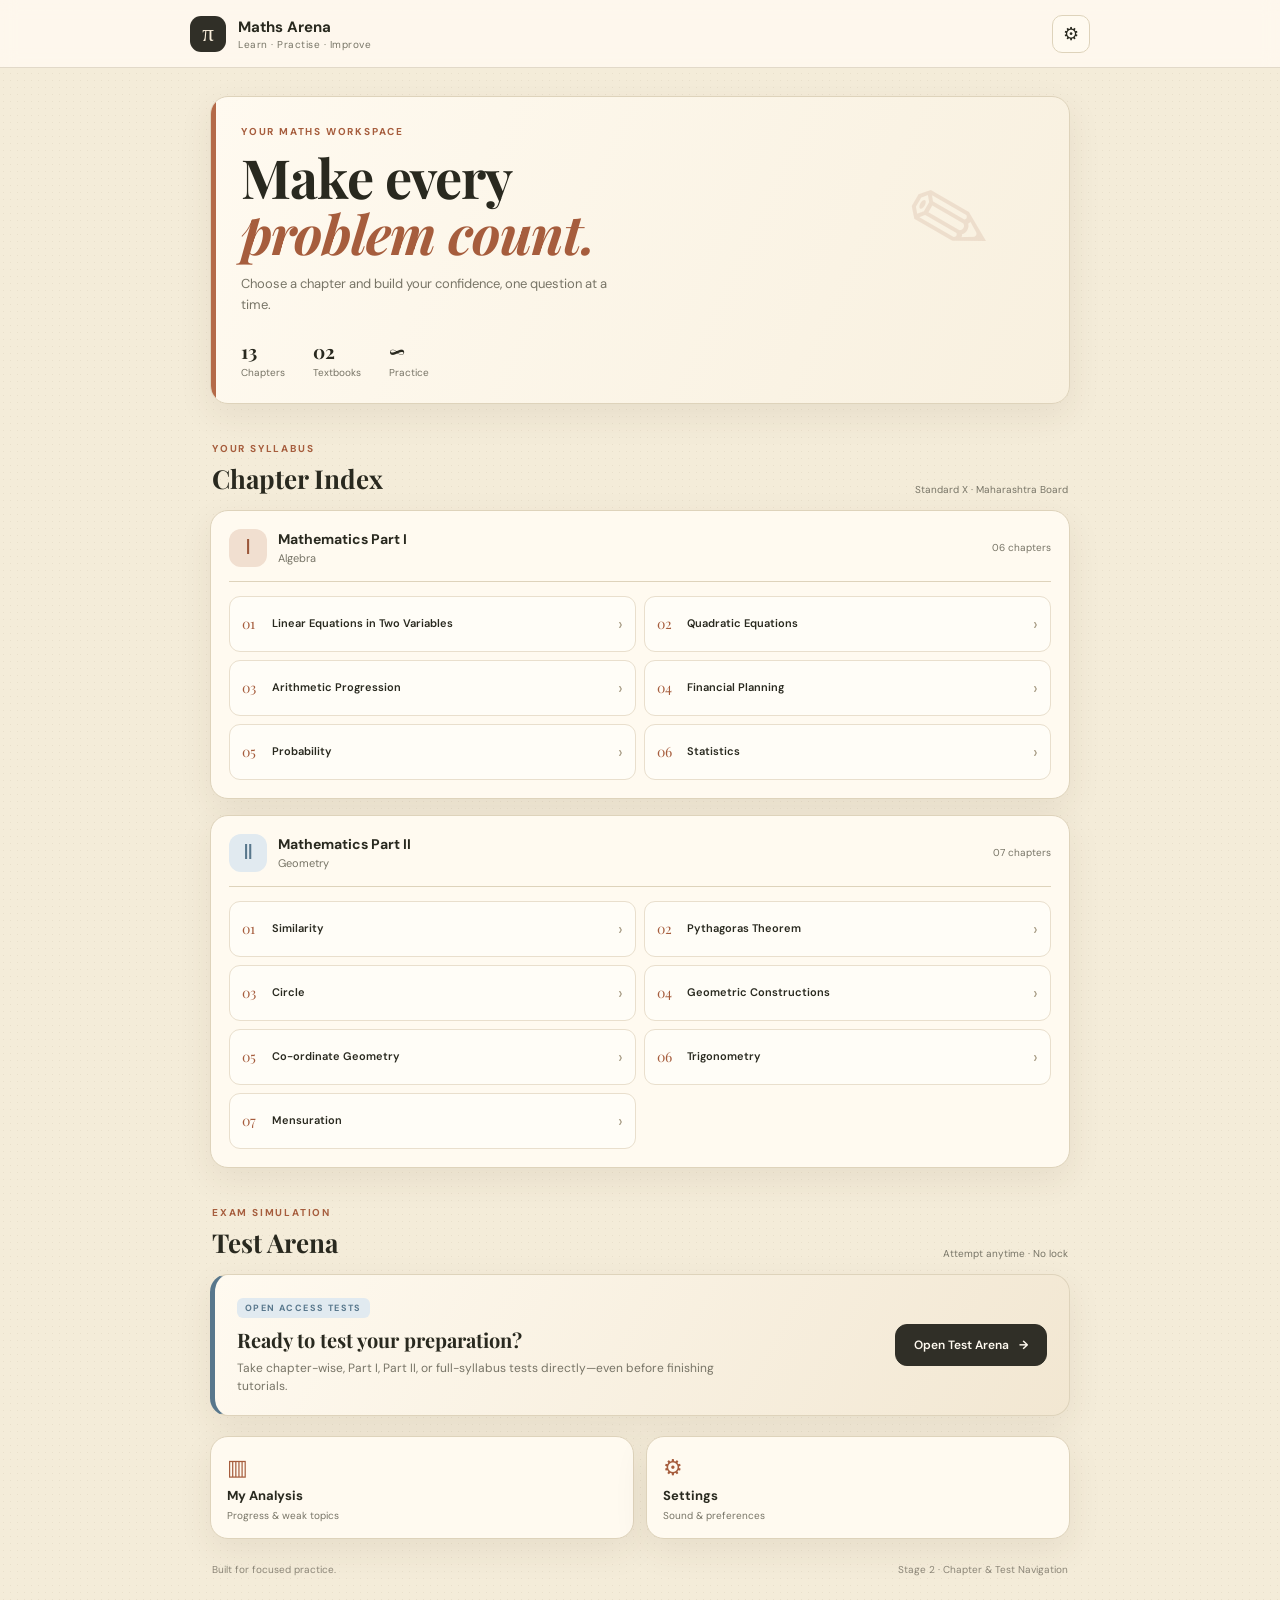
<file: index.html>
<!DOCTYPE html>
<html lang="en">
<head>
  <meta charset="UTF-8">
  <meta name="viewport" content="width=device-width, initial-scale=1.0">
  <meta name="theme-color" content="#f4ecd9">
  <title>Maths Arena — Stage 2</title>
  <link rel="stylesheet" href="style.css">
</head>
<body>
  <header class="topbar">
    <button class="back-btn hidden" id="globalBackBtn" aria-label="Go Back">
      <span>←</span> Back
    </button>
    <div class="brand-wrap" id="brandHomeTrigger" role="button" tabindex="0" aria-label="Maths Arena Home">
      <div class="brand-mark">π</div>
      <div class="brand-copy">
        <strong>Maths Arena</strong>
        <span>Learn · Practise · Improve</span>
      </div>
    </div>
    <button class="icon-btn" id="settingsBtn" aria-label="Settings">⚙</button>
  </header>

  <main class="page">
    <!-- ==================== VIEW 1: HOME SCREEN (STAGE 1 PRESERVED) ==================== -->
    <div id="homeView" class="view-section active">
      <section class="hero paper-card">
        <div class="eyebrow">YOUR MATHS WORKSPACE</div>
        <h1>Make every<br><em>problem count.</em></h1>
        <p>Choose a chapter and build your confidence, one question at a time.</p>
        <div class="hero-stats">
          <div><strong>13</strong><span>Chapters</span></div>
          <div><strong>02</strong><span>Textbooks</span></div>
          <div><strong>∞</strong><span>Practice</span></div>
        </div>
        <div class="scribble">✎</div>
      </section>

      <section class="section-heading">
        <div><span class="eyebrow">YOUR SYLLABUS</span><h2>Chapter Index</h2></div>
        <span class="small-note">Standard X · Maharashtra Board</span>
      </section>

      <section class="book-section">
        <div class="book-heading">
          <span class="book-icon">Ⅰ</span>
          <div><h3>Mathematics Part I</h3><p>Algebra</p></div>
          <span class="chapter-count">06 chapters</span>
        </div>
        <div class="chapter-list" id="maths1List"></div>
      </section>

      <section class="book-section">
        <div class="book-heading">
          <span class="book-icon blue">Ⅱ</span>
          <div><h3>Mathematics Part II</h3><p>Geometry</p></div>
          <span class="chapter-count">07 chapters</span>
        </div>
        <div class="chapter-list" id="maths2List"></div>
      </section>

      <!-- STAGE 2: TEST ARENA SECTION ON HOME SCREEN -->
      <section class="section-heading">
        <div><span class="eyebrow">EXAM SIMULATION</span><h2>Test Arena</h2></div>
        <span class="small-note">Attempt anytime · No lock</span>
      </section>

      <section class="arena-banner paper-card">
        <div class="arena-copy">
          <div class="arena-badge">OPEN ACCESS TESTS</div>
          <h3>Ready to test your preparation?</h3>
          <p>Take chapter-wise, Part I, Part II, or full-syllabus tests directly—even before finishing tutorials.</p>
        </div>
        <button class="primary-btn" id="openTestArenaBtn">
          <span>Open Test Arena</span>
          <b>→</b>
        </button>
      </section>

      <section class="bottom-grid">
        <button class="utility-card" id="analysisBtn">
          <span>▥</span>
          <strong>My Analysis</strong>
          <small>Progress & weak topics</small>
        </button>
        <button class="utility-card" id="settingsCard">
          <span>⚙</span>
          <strong>Settings</strong>
          <small>Sound & preferences</small>
        </button>
      </section>
    </div>

    <!-- ==================== VIEW 2: DEDICATED CHAPTER VIEW ==================== -->
    <div id="chapterView" class="view-section hidden">
      <div class="breadcrumb-bar" id="chapterBreadcrumb">Home › Chapter</div>

      <section class="chapter-hero paper-card">
        <div class="chapter-meta-top">
          <span class="subject-pill" id="chapSubjectPill">MATHEMATICS PART I · ALGEBRA</span>
          <span class="chap-num-tag" id="chapNumTag">Chapter 01</span>
        </div>
        <h2 class="chapter-page-title" id="chapPageTitle">Linear Equations in Two Variables</h2>
        <p class="chapter-page-desc" id="chapPageDesc">Standard X Maharashtra State Board · Concept & Practice Hub</p>

        <!-- Progress Indicator (Placeholder for Stage 2) -->
        <div class="progress-box">
          <div class="progress-header">
            <span>Chapter Progress</span>
            <strong id="chapProgressText">0% · Not started</strong>
          </div>
          <div class="progress-track">
            <div class="progress-fill" id="chapProgressFill" style="width: 0%;"></div>
          </div>
          <small class="progress-note">Progress tracking activates automatically once tutorials & practice modules unlock.</small>
        </div>
      </section>

      <section class="section-heading">
        <div><span class="eyebrow">LEARNING MODES</span><h2>Choose Your Activity</h2></div>
        <span class="small-note">Step-by-step workflow</span>
      </section>

      <div class="mode-grid">
        <button class="mode-card" id="goToTutorialBtn">
          <div class="mode-top">
            <span class="mode-num">01</span>
            <span class="mode-tag">Concept Guide</span>
          </div>
          <h3>Tutorial</h3>
          <p>Understand definitions, formulas, theorems & solved examples in simple Hinglish.</p>
          <div class="mode-footer">
            <span>Enter Tutorial</span>
            <b>→</b>
          </div>
        </button>

        <button class="mode-card" id="goToPracticeBtn">
          <div class="mode-top">
            <span class="mode-num blue">02</span>
            <span class="mode-tag blue">Hands-on</span>
          </div>
          <h3>Question Practice</h3>
          <p>Solve textbook-style questions in your digital notebook with step checking.</p>
          <div class="mode-footer">
            <span>Enter Practice</span>
            <b>→</b>
          </div>
        </button>
      </div>

      <div class="chapter-quick-test paper-card">
        <div>
          <strong>Want to test this chapter right away?</strong>
          <small>Jump directly to Test Arena with this chapter pre-selected.</small>
        </div>
        <button class="secondary-btn" id="chapDirectTestBtn">Chapter Test →</button>
      </div>
    </div>

    <!-- ==================== VIEW 3: TUTORIAL ENTRY SCREEN ==================== -->
    <div id="tutorialView" class="view-section hidden">
      <div class="breadcrumb-bar" id="tutBreadcrumb">Home › Chapter › Tutorial</div>

      <section class="entry-card paper-card">
        <div class="entry-header">
          <span class="subject-pill" id="tutSubjectPill">MATHEMATICS PART I · ALGEBRA</span>
          <span class="stage-pill">STAGE 2 ENTRY SCREEN</span>
        </div>
        <h2 class="entry-title" id="tutChapterTitle">Tutorial: Chapter Name</h2>
        <p class="entry-lead">Beginner-friendly Hinglish explanations, key formulas, theorems, and Maharashtra Board solved examples will load here.</p>

        <div class="outline-box">
          <h4>Planned Tutorial Structure (Stage 3):</h4>
          <ul class="clean-list">
            <li><strong>1. Simple Hinglish Concept Intro:</strong> Core idea bina mushkil jargon ke.</li>
            <li><strong>2. Key Formulas & Theorems:</strong> Exam-ready formula sheet aur rules.</li>
            <li><strong>3. Step-by-Step Solved Examples:</strong> Board exam pattern ke mutabik solutions.</li>
            <li><strong>4. Quick Checkpoints:</strong> Chhote questions concept verify karne ke liye.</li>
          </ul>
        </div>

        <div class="entry-actions">
          <button class="primary-btn" id="tutSwitchPracticeBtn">
            <span>Switch to Question Practice</span>
            <b>→</b>
          </button>
          <button class="secondary-btn" id="tutBackChapterBtn">← Back to Chapter</button>
        </div>
      </section>
    </div>

    <!-- ==================== VIEW 4: QUESTION PRACTICE ENTRY SCREEN ==================== -->
    <div id="practiceView" class="view-section hidden">
      <div class="breadcrumb-bar" id="pracBreadcrumb">Home › Chapter › Question Practice</div>

      <section class="entry-card paper-card">
        <div class="entry-header">
          <span class="subject-pill blue" id="pracSubjectPill">MATHEMATICS PART I · ALGEBRA</span>
          <span class="stage-pill">STAGE 2 ENTRY SCREEN</span>
        </div>
        <h2 class="entry-title" id="pracChapterTitle">Practice: Chapter Name</h2>
        <p class="entry-lead">Configure your practice session. Question generator, digital rough-work notebook, and answer checker will connect here in Stages 4–6.</p>

        <div class="config-panel">
          <label class="config-label">Preview Difficulty Selector:</label>
          <div class="pill-group" id="pracDifficultyGroup">
            <button type="button" class="select-pill active" data-diff="Easy">Easy</button>
            <button type="button" class="select-pill" data-diff="Medium">Medium</button>
            <button type="button" class="select-pill" data-diff="Hard">Hard</button>
            <button type="button" class="select-pill" data-diff="Mixed">Mixed</button>
          </div>
          <p class="config-hint" id="pracDiffHint">Selected level: <strong>Easy</strong> — Basic formula & direct substitution questions.</p>
        </div>

        <div class="outline-box">
          <h4>Upcoming Workspace Modules (Stages 4–6):</h4>
          <ul class="clean-list">
            <li><strong>Auto Question Generator:</strong> Har baar naye valid numbers aur SVG geometry diagrams.</li>
            <li><strong>Digital Notebook Canvas:</strong> Pen, pencil, eraser, colours aur math symbols rough work ke liye.</li>
            <li><strong>Step-by-Step Answer Checker:</strong> Final answer check aur common mistakes ki pehchan.</li>
          </ul>
        </div>

        <div class="entry-actions">
          <button class="primary-btn" id="pracSwitchTutorialBtn">
            <span>Read Tutorial First</span>
            <b>→</b>
          </button>
          <button class="secondary-btn" id="pracBackChapterBtn">← Back to Chapter</button>
        </div>
      </section>
    </div>

    <!-- ==================== VIEW 5: TEST ARENA SELECTION INTERFACE ==================== -->
    <div id="testArenaView" class="view-section hidden">
      <div class="breadcrumb-bar">Home › Test Arena</div>

      <section class="entry-card paper-card">
        <div class="entry-header">
          <span class="subject-pill">TEST ARENA · OPEN SELECTION</span>
          <span class="stage-pill">NO PREREQUISITE LOCK</span>
        </div>
        <h2 class="entry-title">Configure Your Test</h2>
        <p class="entry-lead">Select any individual chapter, Mathematics Part I, Mathematics Part II, or the Full Syllabus. Tutorial completion is not required.</p>

        <div class="config-panel">
          <label class="config-label">1. Choose Test Scope:</label>
          <div class="scope-grid" id="testScopeGroup">
            <button type="button" class="scope-card active" data-scope="chapter">
              <strong>Individual Chapter</strong>
              <small>Focus on any 1 of 13 chapters</small>
            </button>
            <button type="button" class="scope-card" data-scope="part1">
              <strong>Mathematics Part I</strong>
              <small>All 6 Algebra chapters</small>
            </button>
            <button type="button" class="scope-card" data-scope="part2">
              <strong>Mathematics Part II</strong>
              <small>All 7 Geometry chapters</small>
            </button>
            <button type="button" class="scope-card" data-scope="full">
              <strong>Full Syllabus</strong>
              <small>Complete Std. X (13 chapters)</small>
            </button>
          </div>
        </div>

        <div class="config-panel" id="chapterPickerBox">
          <label class="config-label" for="arenaChapterSelect">2. Select Any Chapter (Part I or Part II):</label>
          <select id="arenaChapterSelect" class="paper-select"></select>
        </div>

        <div class="config-panel">
          <label class="config-label">3. Select Difficulty Level:</label>
          <div class="pill-group" id="arenaDifficultyGroup">
            <button type="button" class="select-pill active" data-diff="Mixed">Mixed (Board Pattern)</button>
            <button type="button" class="select-pill" data-diff="Easy">Easy</button>
            <button type="button" class="select-pill" data-diff="Medium">Medium</button>
            <button type="button" class="select-pill" data-diff="Hard">Hard</button>
          </div>
        </div>

        <div class="test-summary-box" id="testSelectionSummary">
          <div>
            <span class="eyebrow">SELECTED TEST CONFIGURATION</span>
            <h4 id="summaryTitle">Chapter 01: Linear Equations in Two Variables</h4>
            <p id="summaryMeta">Subject: Mathematics Part I (Algebra) · Difficulty: Mixed (Board Pattern)</p>
          </div>
          <button class="primary-btn" id="confirmTestSelectionBtn">
            <span>Preview Test Setup</span>
            <b>✓</b>
          </button>
        </div>
      </section>
    </div>

    <footer>Built for focused practice. <span>Stage 2 · Chapter &amp; Test Navigation</span></footer>
  </main>

  <!-- Quick Chapter Preview Dialog (Preserved & Upgraded for Stage 2) -->
  <dialog id="chapterDialog" class="modal">
    <button class="close-btn" id="closeDialog" aria-label="Close">×</button>
    <div class="eyebrow" id="dialogBook">MATHEMATICS</div>
    <h2 id="dialogTitle">Chapter</h2>
    <p class="modal-sub">Open the dedicated chapter page or jump straight into a section.</p>
    <button class="choice-btn primary-choice" id="openChapterPageBtn">
      <span>★</span>
      <div><strong>Open Chapter Hub</strong><small>View progress, tutorial &amp; practice options</small></div>
      <b>→</b>
    </button>
    <button class="choice-btn" id="tutorialBtn">
      <span>01</span>
      <div><strong>Tutorial</strong><small>Learn concepts step by step in easy Hinglish</small></div>
      <b>→</b>
    </button>
    <button class="choice-btn" id="practiceBtn">
      <span>02</span>
      <div><strong>Question Practice</strong><small>Practise questions in your notebook workspace</small></div>
      <b>→</b>
    </button>
    <p class="coming-soon" id="modalStatus">Stage 2: Dedicated chapter views, entry screens, and Test Arena navigation are active.</p>
  </dialog>

  <dialog id="infoDialog" class="modal">
    <button class="close-btn" id="closeInfo" aria-label="Close">×</button>
    <div class="eyebrow" id="infoEyebrow">MATHS ARENA</div>
    <h2 id="infoTitle">Coming next</h2>
    <p id="infoText" class="modal-sub">This module will be added in a later stage.</p>
  </dialog>

  <script src="app.js"></script>
</body>
</html>
</file>
<file: style.css>
@import url('https://fonts.googleapis.com/css2?family=DM+Sans:wght@400;500;600;700&family=Playfair+Display:ital,wght@0,600;0,700;1,600;1,700&display=swap');
:root{
  --paper:#f4ecd9;
  --paper2:#fffaf0;
  --ink:#29291f;
  --muted:#777466;
  --line:#ded3bb;
  --accent:#a65d3d;
  --blue:#58778c;
  --shadow:0 12px 34px rgba(75,57,31,.08);
}
*{box-sizing:border-box}
body{
  margin:0;
  background:var(--paper);
  color:var(--ink);
  font-family:'DM Sans',sans-serif;
  background-image:radial-gradient(rgba(107,88,54,.08) .65px,transparent .65px);
  background-size:7px 7px;
  min-height:100vh;
}
.hidden{display:none !important}

/* Topbar & Universal Back Button */
.topbar{
  height:68px;
  display:flex;
  align-items:center;
  gap:12px;
  padding:0 max(20px,calc((100% - 900px)/2));
  border-bottom:1px solid rgba(130,111,78,.22);
  background:rgba(255,250,240,.85);
  backdrop-filter:blur(8px);
  position:sticky;
  top:0;
  z-index:10;
}
.back-btn{
  display:inline-flex;
  align-items:center;
  gap:6px;
  padding:8px 13px;
  border:1px solid var(--line);
  border-radius:10px;
  background:var(--paper2);
  color:var(--ink);
  font-family:inherit;
  font-size:12px;
  font-weight:600;
  cursor:pointer;
  transition:.18s;
}
.back-btn:hover{border-color:var(--accent);background:#fff6e6}
.brand-wrap{
  display:flex;
  align-items:center;
  gap:12px;
  cursor:pointer;
}
.brand-mark{
  width:36px;
  height:36px;
  border-radius:11px;
  background:#302f27;
  color:#f7edda;
  display:grid;
  place-items:center;
  font-family:Georgia,serif;
  font-size:23px;
  flex-shrink:0;
}
.brand-copy{display:flex;flex-direction:column;gap:1px}
.brand-copy strong{font-size:15px}
.brand-copy span{font-size:10px;color:var(--muted);letter-spacing:.5px}
.icon-btn{
  margin-left:auto;
  border:1px solid var(--line);
  background:var(--paper2);
  border-radius:10px;
  width:38px;
  height:38px;
  font-size:18px;
  color:var(--ink);
  cursor:pointer;
  transition:.18s;
}
.icon-btn:hover{border-color:var(--accent);background:#fff6e6}

/* Layout & Stage 1 Cards */
.page{max-width:900px;margin:0 auto;padding:28px 20px 28px}
.view-section{animation:fadeIn .22s ease}
@keyframes fadeIn{from{opacity:0;transform:translateY(4px)}to{opacity:1;transform:translateY(0)}}

.paper-card,.book-section,.utility-card,.mode-card{
  background:var(--paper2);
  border:1px solid var(--line);
  box-shadow:var(--shadow);
  border-radius:18px;
}
.hero{
  position:relative;
  overflow:hidden;
  padding:28px 30px 24px;
  background:linear-gradient(115deg,#fffaf0 0%,#f8f0df 100%);
}
.hero:after{
  content:"";
  position:absolute;
  left:0;top:0;bottom:0;
  width:5px;
  background:#b46a48;
}
.eyebrow{font-size:10px;font-weight:700;letter-spacing:1.8px;color:var(--accent);text-transform:uppercase}
h1{
  font-family:'Playfair Display',serif;
  font-size:clamp(34px,7vw,54px);
  line-height:1.03;
  margin:12px 0 10px;
  letter-spacing:-1px;
}
h1 em{color:var(--accent)}
.hero p{font-size:13px;color:var(--muted);max-width:380px;line-height:1.6}
.hero-stats{display:flex;gap:28px;margin-top:22px}
.hero-stats div{display:flex;flex-direction:column;gap:2px}
.hero-stats strong{font-size:19px;font-family:'Playfair Display',serif}
.hero-stats span{font-size:10px;color:var(--muted)}
.scribble{
  position:absolute;
  right:9%;top:22%;
  font-size:100px;
  color:rgba(166,93,61,.13);
  transform:rotate(-15deg);
  font-family:Georgia,serif;
  pointer-events:none;
}

.section-heading{
  display:flex;
  justify-content:space-between;
  align-items:end;
  margin:32px 2px 14px;
  gap:12px;
}
h2{font-family:'Playfair Display',serif;font-size:26px;margin:4px 0 0}
.small-note{font-size:10px;color:var(--muted);text-align:right}

.book-section{padding:18px;margin-bottom:16px}
.book-heading{
  display:flex;
  align-items:center;
  gap:11px;
  padding-bottom:14px;
  border-bottom:1px solid var(--line);
}
.book-icon{
  width:38px;height:38px;
  border-radius:12px;
  background:#f1dfd0;
  color:#9b5739;
  display:grid;
  place-items:center;
  font-family:Georgia,serif;
  font-size:21px;
  flex-shrink:0;
}
.book-icon.blue{background:#e1eaf0;color:var(--blue)}
.book-heading h3{margin:0;font-size:14px}
.book-heading p{margin:3px 0 0;color:var(--muted);font-size:11px}
.chapter-count{margin-left:auto;color:var(--muted);font-size:10px}

.chapter-list{display:grid;grid-template-columns:1fr 1fr;gap:8px;padding-top:14px}
.chapter-row{
  display:flex;
  align-items:center;
  gap:10px;
  text-align:left;
  padding:11px 12px;
  border:1px solid #e9dfcd;
  border-radius:11px;
  background:#fffdf7;
  color:var(--ink);
  cursor:pointer;
  min-height:56px;
  font-family:inherit;
  transition:.18s;
}
.chapter-row:hover{border-color:#bd866a;transform:translateY(-1px);background:#fff8eb}
.chapter-no{font-family:'Playfair Display',serif;color:var(--accent);font-size:14px;min-width:20px}
.chapter-name{font-size:11px;font-weight:600;line-height:1.35;flex:1}
.chapter-arrow{color:#a69a83;font-size:17px}

/* Stage 2: Test Arena Banner on Home Screen */
.arena-banner{
  padding:20px 22px;
  display:flex;
  align-items:center;
  justify-content:space-between;
  gap:18px;
  background:linear-gradient(120deg,#fffaf0 0%,#f2e7d2 100%);
  border-left:5px solid var(--blue);
}
.arena-badge{
  display:inline-block;
  font-size:9px;
  font-weight:700;
  letter-spacing:1.4px;
  color:var(--blue);
  background:#e1eaf0;
  padding:4px 8px;
  border-radius:6px;
  margin-bottom:8px;
}
.arena-copy h3{margin:0 0 6px;font-family:'Playfair Display',serif;font-size:20px}
.arena-copy p{margin:0;font-size:12px;color:var(--muted);line-height:1.5;max-width:520px}

/* Buttons */
.primary-btn,.secondary-btn{
  display:inline-flex;
  align-items:center;
  justify-content:center;
  gap:10px;
  padding:12px 18px;
  border-radius:12px;
  font-family:inherit;
  font-size:12px;
  font-weight:600;
  cursor:pointer;
  transition:.18s;
  white-space:nowrap;
}
.primary-btn{
  background:#302f27;
  color:#fffaf0;
  border:1px solid #302f27;
}
.primary-btn:hover{background:#a65d3d;border-color:#a65d3d}
.secondary-btn{
  background:#fffdf7;
  color:var(--ink);
  border:1px solid var(--line);
}
.secondary-btn:hover{border-color:var(--accent);background:#fff6e6}

.bottom-grid{display:grid;grid-template-columns:1fr 1fr;gap:12px;margin-top:20px}
.utility-card{
  padding:16px;
  text-align:left;
  display:flex;
  flex-direction:column;
  gap:5px;
  color:var(--ink);
  font-family:inherit;
  cursor:pointer;
  transition:.18s;
}
.utility-card:hover{border-color:#bd866a;transform:translateY(-1px)}
.utility-card>span{font-size:22px;color:var(--accent)}
.utility-card strong{font-size:13px}
.utility-card small{font-size:10px;color:var(--muted)}

footer{
  display:flex;
  justify-content:space-between;
  color:#8b8577;
  font-size:10px;
  padding:24px 2px 0;
}

/* Stage 2: Dedicated Chapter Page, Entry Screens & Test Arena */
.breadcrumb-bar{
  font-size:11px;
  color:var(--muted);
  margin-bottom:14px;
  padding:0 2px;
}
.chapter-hero,.entry-card{padding:24px 26px}
.chapter-meta-top,.entry-header{
  display:flex;
  align-items:center;
  justify-content:space-between;
  flex-wrap:wrap;
  gap:8px;
  margin-bottom:12px;
}
.subject-pill{
  font-size:10px;
  font-weight:700;
  letter-spacing:1.3px;
  color:#9b5739;
  background:#f1dfd0;
  padding:5px 10px;
  border-radius:8px;
}
.subject-pill.blue{color:var(--blue);background:#e1eaf0}
.chap-num-tag,.stage-pill{
  font-size:10px;
  font-weight:600;
  color:var(--muted);
  background:#f4ecd9;
  border:1px solid var(--line);
  padding:4px 9px;
  border-radius:8px;
}
.chapter-page-title,.entry-title{
  font-family:'Playfair Display',serif;
  font-size:clamp(24px,4.5vw,34px);
  margin:4px 0 8px;
  line-height:1.15;
}
.chapter-page-desc,.entry-lead{
  font-size:13px;
  color:var(--muted);
  margin:0 0 18px;
  line-height:1.6;
}

/* Progress Box */
.progress-box{
  background:#fffdf7;
  border:1px solid var(--line);
  border-radius:14px;
  padding:14px 16px;
}
.progress-header{
  display:flex;
  justify-content:space-between;
  align-items:center;
  font-size:12px;
  margin-bottom:8px;
}
.progress-header strong{color:var(--accent);font-size:12px}
.progress-track{
  height:8px;
  background:#ebe1cc;
  border-radius:99px;
  overflow:hidden;
}
.progress-fill{
  height:100%;
  background:var(--accent);
  border-radius:99px;
  transition:width .3s ease;
}
.progress-note{
  display:block;
  margin-top:8px;
  font-size:10px;
  color:var(--muted);
}

/* Tutorial & Practice Choice Cards on Chapter View */
.mode-grid{
  display:grid;
  grid-template-columns:1fr 1fr;
  gap:14px;
}
.mode-card{
  padding:20px;
  text-align:left;
  display:flex;
  flex-direction:column;
  gap:10px;
  color:var(--ink);
  font-family:inherit;
  cursor:pointer;
  transition:.18s;
}
.mode-card:hover{
  border-color:var(--accent);
  transform:translateY(-2px);
  background:#fff8eb;
}
.mode-top{display:flex;justify-content:space-between;align-items:center}
.mode-num{
  font-family:'Playfair Display',serif;
  font-size:22px;
  font-weight:700;
  color:var(--accent);
}
.mode-num.blue{color:var(--blue)}
.mode-tag{
  font-size:10px;
  font-weight:600;
  padding:3px 8px;
  border-radius:6px;
  background:#f1dfd0;
  color:#9b5739;
}
.mode-tag.blue{background:#e1eaf0;color:var(--blue)}
.mode-card h3{margin:0;font-family:'Playfair Display',serif;font-size:20px}
.mode-card p{margin:0;font-size:12px;color:var(--muted);line-height:1.55;flex:1}
.mode-footer{
  display:flex;
  justify-content:space-between;
  align-items:center;
  padding-top:10px;
  border-top:1px dashed var(--line);
  font-size:12px;
  font-weight:600;
  color:var(--accent);
}

.chapter-quick-test{
  margin-top:14px;
  padding:16px 20px;
  display:flex;
  align-items:center;
  justify-content:space-between;
  gap:14px;
}
.chapter-quick-test strong{display:block;font-size:13px;margin-bottom:3px}
.chapter-quick-test small{font-size:11px;color:var(--muted)}

/* Entry Screens & Test Arena Config */
.outline-box{
  background:#fffdf7;
  border:1px dashed var(--line);
  border-radius:14px;
  padding:16px 18px;
  margin:16px 0;
}
.outline-box h4{margin:0 0 10px;font-size:13px;color:var(--ink)}
.clean-list{margin:0;padding-left:18px;display:flex;flex-direction:column;gap:8px;font-size:12px;color:var(--muted);line-height:1.5}
.clean-list strong{color:var(--ink)}

.config-panel{margin:18px 0}
.config-label{display:block;font-size:12px;font-weight:700;margin-bottom:10px;color:var(--ink)}
.pill-group{display:flex;flex-wrap:wrap;gap:8px}
.select-pill{
  padding:9px 14px;
  border:1px solid var(--line);
  border-radius:10px;
  background:#fffdf7;
  color:var(--ink);
  font-family:inherit;
  font-size:12px;
  font-weight:600;
  cursor:pointer;
  transition:.15s;
}
.select-pill:hover{border-color:var(--accent)}
.select-pill.active{
  background:#302f27;
  color:#fffaf0;
  border-color:#302f27;
}
.config-hint{font-size:11px;color:var(--muted);margin:9px 0 0}

.scope-grid{display:grid;grid-template-columns:1fr 1fr;gap:10px}
.scope-card{
  padding:14px;
  border:1px solid var(--line);
  border-radius:12px;
  background:#fffdf7;
  text-align:left;
  color:var(--ink);
  font-family:inherit;
  cursor:pointer;
  transition:.15s;
}
.scope-card strong{display:block;font-size:13px;margin-bottom:3px}
.scope-card small{font-size:11px;color:var(--muted)}
.scope-card:hover{border-color:var(--accent)}
.scope-card.active{
  border-color:var(--accent);
  background:#f8efe0;
  box-shadow:inset 0 0 0 1px var(--accent);
}

.paper-select{
  width:100%;
  padding:12px 14px;
  border:1px solid var(--line);
  border-radius:12px;
  background:#fffdf7;
  color:var(--ink);
  font-family:inherit;
  font-size:13px;
  font-weight:500;
}

.test-summary-box{
  margin-top:22px;
  padding:18px;
  border-radius:14px;
  background:#f7efe0;
  border:1px solid var(--line);
  display:flex;
  align-items:center;
  justify-content:space-between;
  gap:16px;
}
.test-summary-box h4{margin:5px 0 4px;font-family:'Playfair Display',serif;font-size:18px}
.test-summary-box p{margin:0;font-size:12px;color:var(--muted)}

.entry-actions{
  display:flex;
  flex-wrap:wrap;
  gap:10px;
  margin-top:20px;
}

/* Modals (Stage 1 Preserved) */
.modal{
  width:min(440px,calc(100% - 28px));
  border:1px solid var(--line);
  border-radius:18px;
  padding:26px;
  background:#fffaf0;
  color:var(--ink);
  box-shadow:0 20px 80px rgba(0,0,0,.25);
}
.modal::backdrop{background:rgba(35,32,25,.45);backdrop-filter:blur(3px)}
.close-btn{position:absolute;right:17px;top:12px;border:0;background:none;font-size:25px;color:var(--muted);cursor:pointer}
.modal h2{margin:9px 0}
.modal-sub{font-size:12px;color:var(--muted);line-height:1.6}
.choice-btn{
  width:100%;
  display:flex;
  align-items:center;
  gap:12px;
  margin-top:10px;
  padding:13px;
  border:1px solid var(--line);
  border-radius:12px;
  background:#fffdf7;
  text-align:left;
  color:var(--ink);
  font-family:inherit;
  cursor:pointer;
  transition:.15s;
}
.choice-btn:hover{border-color:var(--accent);background:#fff6e6}
.choice-btn.primary-choice{background:#f8efe0;border-color:#cfa288}
.choice-btn>span{font-family:'Playfair Display',serif;font-size:18px;color:var(--accent)}
.choice-btn div{display:flex;flex-direction:column;gap:4px;flex:1}
.choice-btn strong{font-size:12px}
.choice-btn small{font-size:10px;color:var(--muted)}
.choice-btn b{font-size:18px;color:var(--accent)}
.coming-soon{border-top:1px dashed var(--line);padding-top:13px;margin:16px 0 0;font-size:10px;color:var(--muted);line-height:1.5}

@media(max-width:640px){
  .page{padding:18px 13px 24px}
  .hero{padding:24px 20px}
  .scribble{right:4%;top:28%;font-size:72px}
  .chapter-list,.mode-grid,.scope-grid{grid-template-columns:1fr}
  .section-heading{align-items:start;flex-direction:column}
  .small-note{text-align:left}
  .book-section{padding:14px}
  .chapter-row{min-height:52px}
  .hero-stats{gap:22px}
  .arena-banner,.chapter-quick-test,.test-summary-box{flex-direction:column;align-items:stretch}
  .primary-btn,.secondary-btn{width:100%}
  .chapter-hero,.entry-card{padding:20px 18px}
}
</file>
